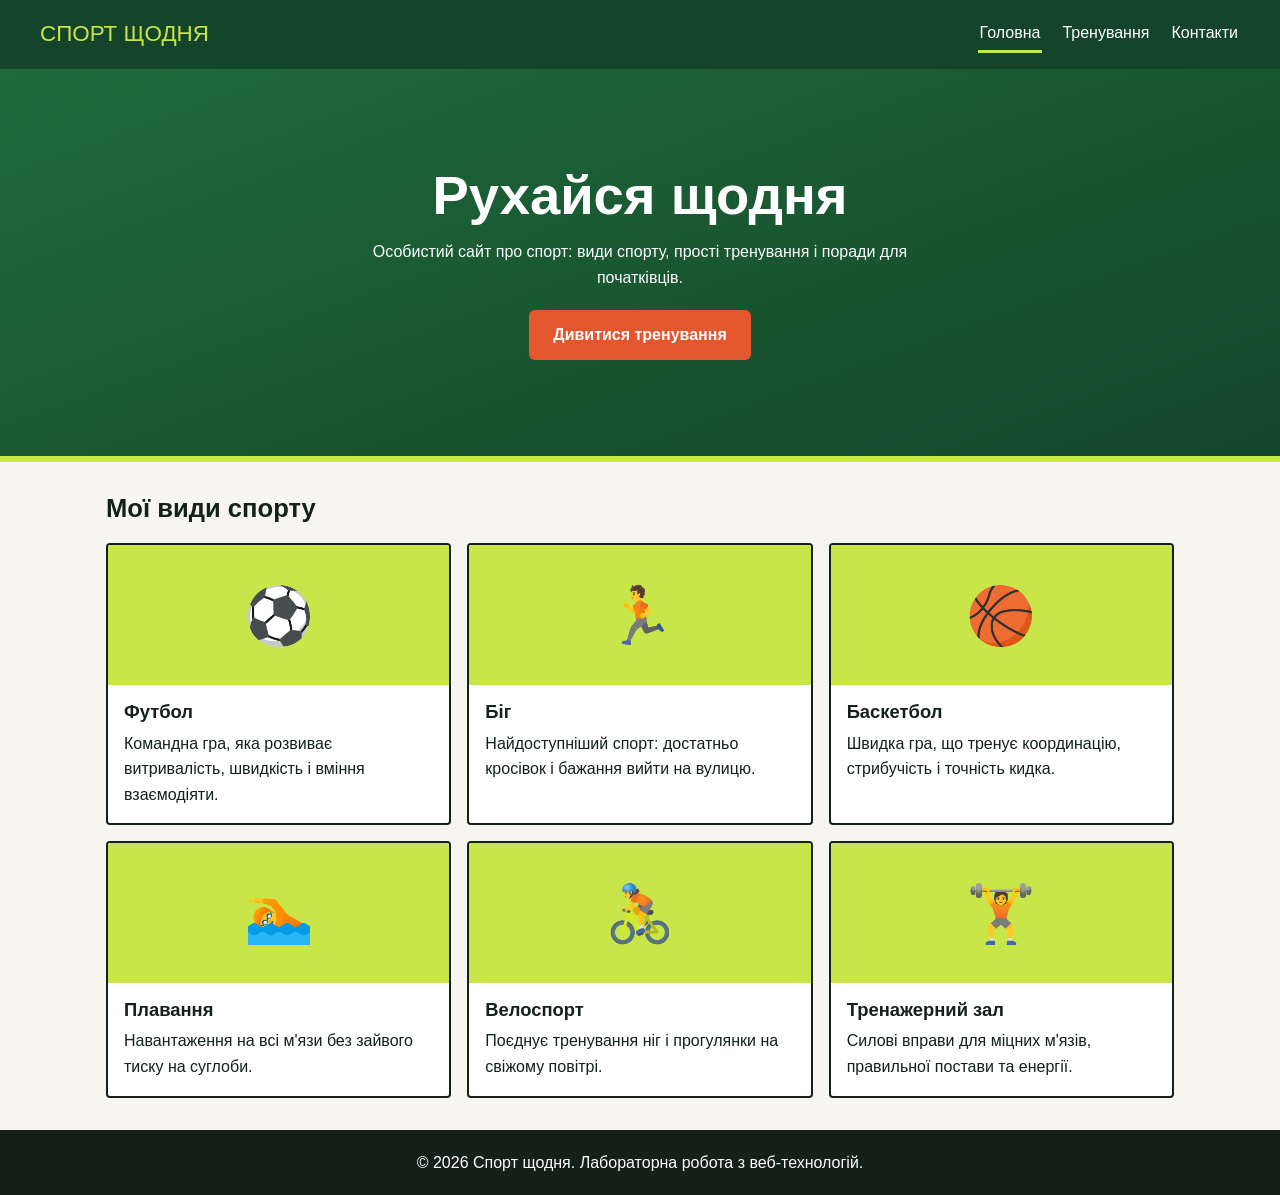
<file: index.html>
<!DOCTYPE html>
<html lang="uk">
<head>
  <meta charset="UTF-8">
  <meta name="viewport" content="width=device-width, initial-scale=1.0">
  <title>Головна | Спорт щодня</title>
  <link rel="stylesheet" href="css/style.css">
</head>
<body>
  <header class="header">
    <a class="logo" href="index.html">СПОРТ ЩОДНЯ</a>
    <nav class="nav">
      <a href="index.html" class="active">Головна</a>
      <a href="training.html">Тренування</a>
      <a href="contacts.html">Контакти</a>
    </nav>
  </header>

  <main>
    <section class="hero">
      <h1>Рухайся щодня</h1>
      <p>Особистий сайт про спорт: види спорту, прості тренування і поради для початківців.</p>
      <a class="btn" href="training.html">Дивитися тренування</a>
    </section>

    <section class="container">
      <h2 class="section-title">Мої види спорту</h2>
      <div class="cards">
        <article class="card">
          <div class="card-pic" aria-hidden="true">⚽</div>
          <div class="card-body">
            <h3>Футбол</h3>
            <p>Командна гра, яка розвиває витривалість, швидкість і вміння взаємодіяти.</p>
          </div>
        </article>
        <article class="card">
          <div class="card-pic" aria-hidden="true">🏃</div>
          <div class="card-body">
            <h3>Біг</h3>
            <p>Найдоступніший спорт: достатньо кросівок і бажання вийти на вулицю.</p>
          </div>
        </article>
        <article class="card">
          <div class="card-pic" aria-hidden="true">🏀</div>
          <div class="card-body">
            <h3>Баскетбол</h3>
            <p>Швидка гра, що тренує координацію, стрибучість і точність кидка.</p>
          </div>
        </article>
        <article class="card">
          <div class="card-pic" aria-hidden="true">🏊</div>
          <div class="card-body">
            <h3>Плавання</h3>
            <p>Навантаження на всі м'язи без зайвого тиску на суглоби.</p>
          </div>
        </article>
        <article class="card">
          <div class="card-pic" aria-hidden="true">🚴</div>
          <div class="card-body">
            <h3>Велоспорт</h3>
            <p>Поєднує тренування ніг і прогулянки на свіжому повітрі.</p>
          </div>
        </article>
        <article class="card">
          <div class="card-pic" aria-hidden="true">🏋️</div>
          <div class="card-body">
            <h3>Тренажерний зал</h3>
            <p>Силові вправи для міцних м'язів, правильної постави та енергії.</p>
          </div>
        </article>
      </div>
    </section>
  </main>

  <footer class="footer">
    <p>&copy; 2026 Спорт щодня. Лабораторна робота з веб-технологій.</p>
  </footer>
</body>
</html>
</file>
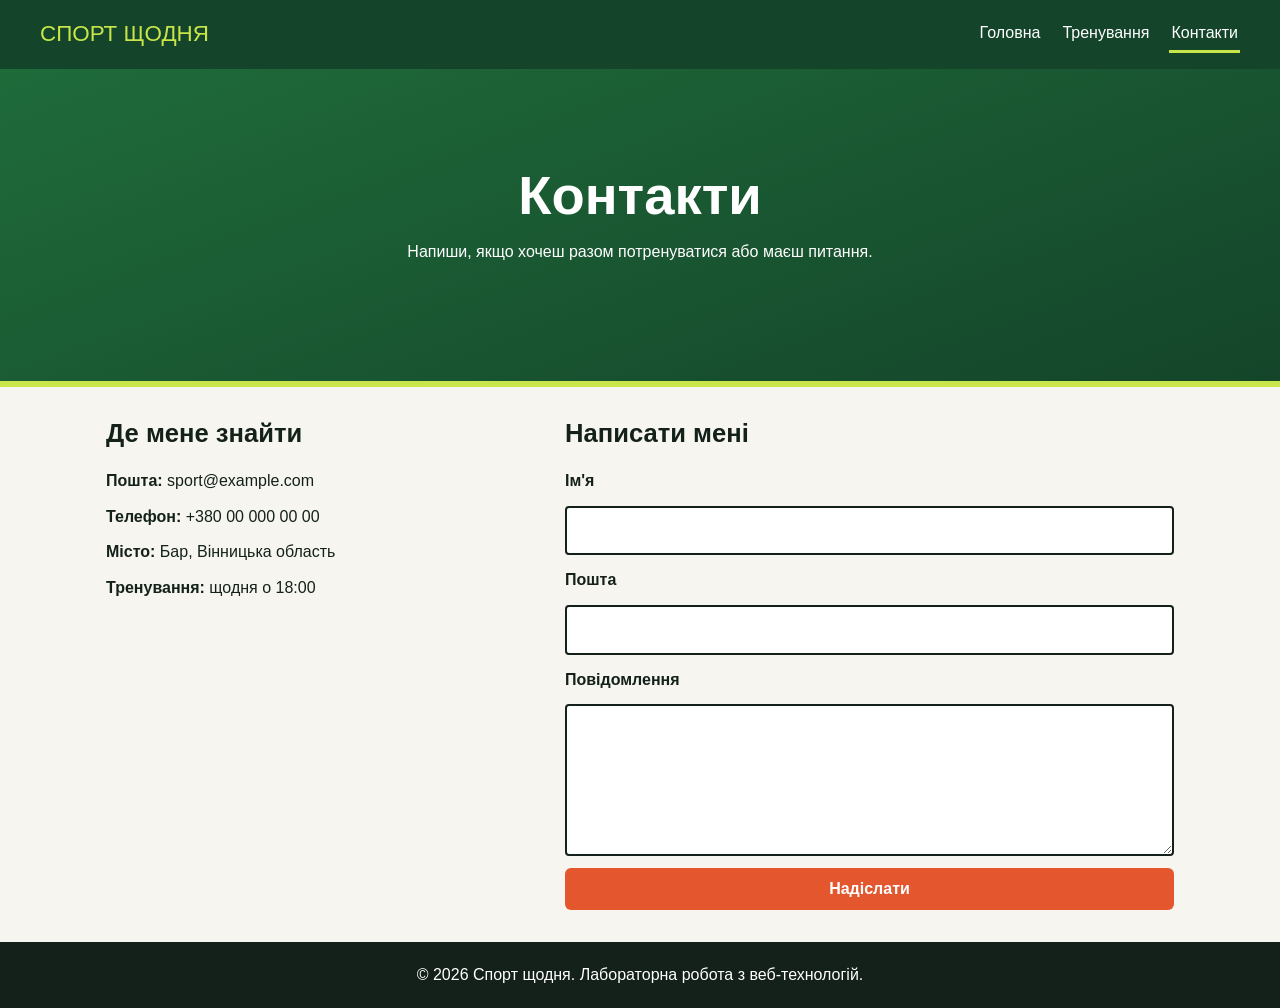
<file: contacts.html>
<!DOCTYPE html>
<html lang="uk">
<head>
  <meta charset="UTF-8">
  <meta name="viewport" content="width=device-width, initial-scale=1.0">
  <title>Контакти | Спорт щодня</title>
  <link rel="stylesheet" href="css/style.css">
</head>
<body>
  <header class="header">
    <a class="logo" href="index.html">СПОРТ ЩОДНЯ</a>
    <nav class="nav">
      <a href="index.html">Головна</a>
      <a href="training.html">Тренування</a>
      <a href="contacts.html" class="active">Контакти</a>
    </nav>
  </header>

  <main>
    <section class="hero">
      <h1>Контакти</h1>
      <p>Напиши, якщо хочеш разом потренуватися або маєш питання.</p>
    </section>

    <section class="container contact-layout">
      <div>
        <h2 class="section-title">Де мене знайти</h2>
        <ul class="info-list">
          <li><strong>Пошта:</strong> sport@example.com</li>
          <li><strong>Телефон:</strong> +380 00 000 00 00</li>
          <li><strong>Місто:</strong> Бар, Вінницька область</li>
          <li><strong>Тренування:</strong> щодня о 18:00</li>
        </ul>
      </div>

      <div>
        <h2 class="section-title">Написати мені</h2>
        <form action="#" method="post">
          <label for="name">Ім'я</label>
          <input type="text" id="name" name="name" required>

          <label for="email">Пошта</label>
          <input type="email" id="email" name="email" required>

          <label for="msg">Повідомлення</label>
          <textarea id="msg" name="msg" rows="5" required></textarea>

          <button class="btn" type="submit">Надіслати</button>
        </form>
      </div>
    </section>
  </main>

  <footer class="footer">
    <p>&copy; 2026 Спорт щодня. Лабораторна робота з веб-технологій.</p>
  </footer>
</body>
</html>
</file>
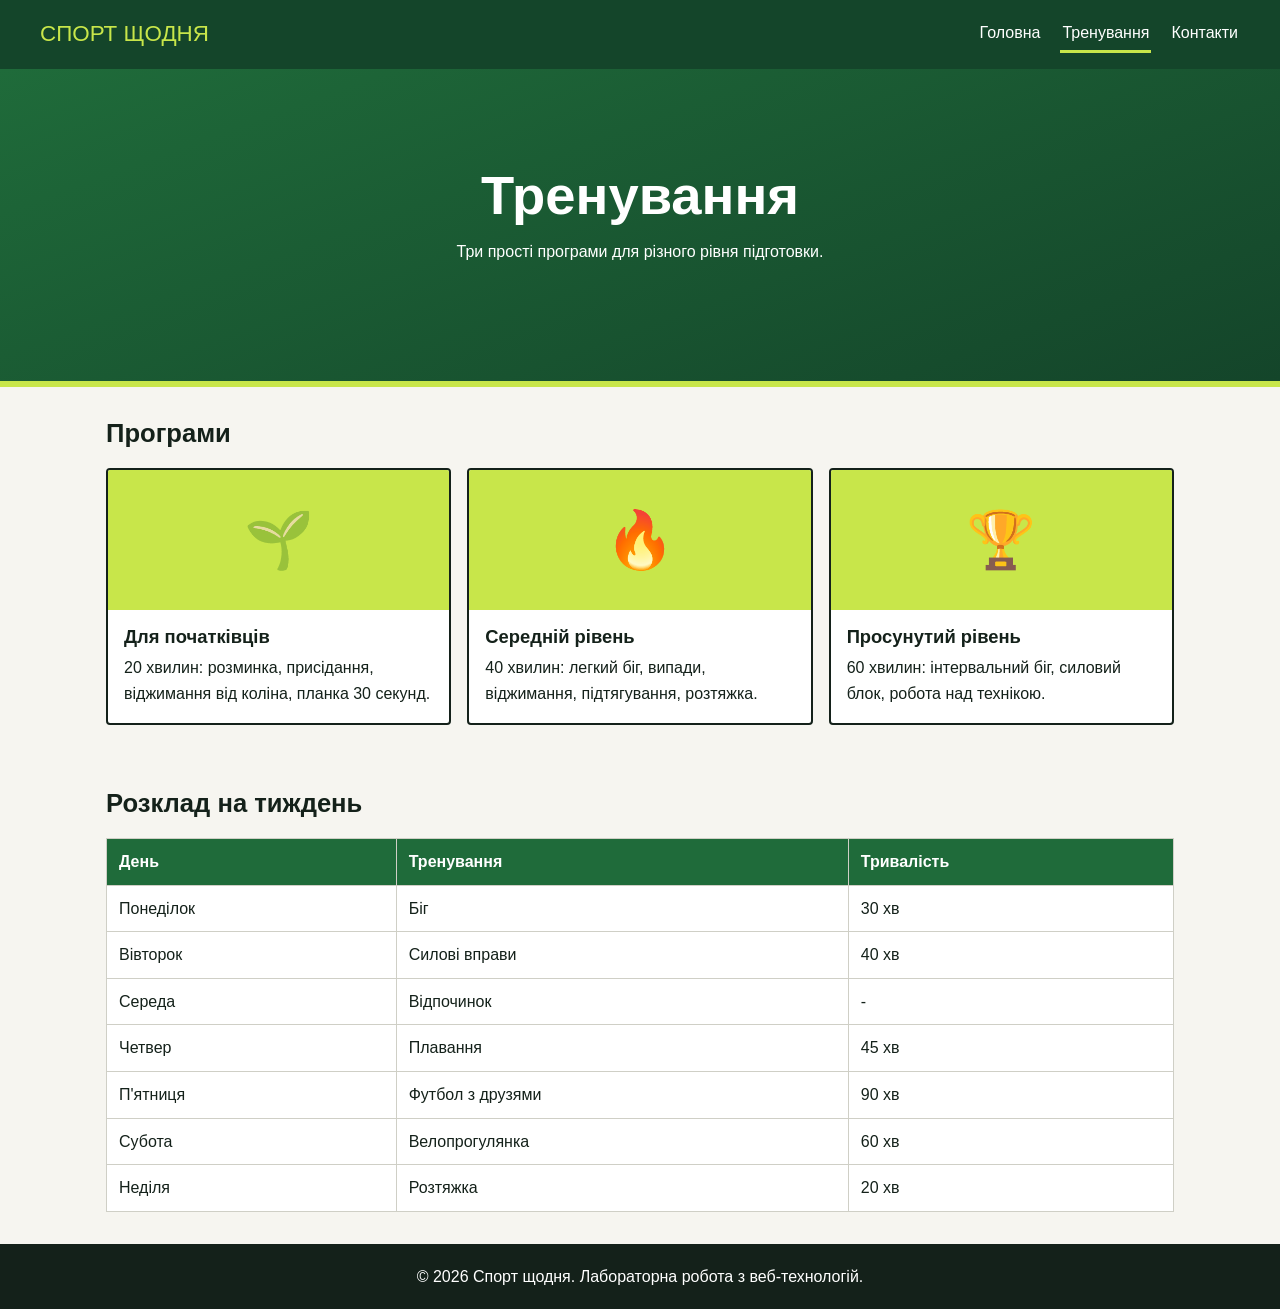
<file: training.html>
<!DOCTYPE html>
<html lang="uk">
<head>
  <meta charset="UTF-8">
  <meta name="viewport" content="width=device-width, initial-scale=1.0">
  <title>Тренування | Спорт щодня</title>
  <link rel="stylesheet" href="css/style.css">
</head>
<body>
  <header class="header">
    <a class="logo" href="index.html">СПОРТ ЩОДНЯ</a>
    <nav class="nav">
      <a href="index.html">Головна</a>
      <a href="training.html" class="active">Тренування</a>
      <a href="contacts.html">Контакти</a>
    </nav>
  </header>

  <main>
    <section class="hero">
      <h1>Тренування</h1>
      <p>Три прості програми для різного рівня підготовки.</p>
    </section>

    <section class="container">
      <h2 class="section-title">Програми</h2>
      <div class="cards">
        <article class="card">
          <div class="card-pic" aria-hidden="true">🌱</div>
          <div class="card-body">
            <h3>Для початківців</h3>
            <p>20 хвилин: розминка, присідання, віджимання від коліна, планка 30 секунд.</p>
          </div>
        </article>
        <article class="card">
          <div class="card-pic" aria-hidden="true">🔥</div>
          <div class="card-body">
            <h3>Середній рівень</h3>
            <p>40 хвилин: легкий біг, випади, віджимання, підтягування, розтяжка.</p>
          </div>
        </article>
        <article class="card">
          <div class="card-pic" aria-hidden="true">🏆</div>
          <div class="card-body">
            <h3>Просунутий рівень</h3>
            <p>60 хвилин: інтервальний біг, силовий блок, робота над технікою.</p>
          </div>
        </article>
      </div>
    </section>

    <section class="container">
      <h2 class="section-title">Розклад на тиждень</h2>
      <div class="table-wrap">
        <table>
          <thead>
            <tr><th>День</th><th>Тренування</th><th>Тривалість</th></tr>
          </thead>
          <tbody>
            <tr><td>Понеділок</td><td>Біг</td><td>30 хв</td></tr>
            <tr><td>Вівторок</td><td>Силові вправи</td><td>40 хв</td></tr>
            <tr><td>Середа</td><td>Відпочинок</td><td>-</td></tr>
            <tr><td>Четвер</td><td>Плавання</td><td>45 хв</td></tr>
            <tr><td>П'ятниця</td><td>Футбол з друзями</td><td>90 хв</td></tr>
            <tr><td>Субота</td><td>Велопрогулянка</td><td>60 хв</td></tr>
            <tr><td>Неділя</td><td>Розтяжка</td><td>20 хв</td></tr>
          </tbody>
        </table>
      </div>
    </section>
  </main>

  <footer class="footer">
    <p>&copy; 2026 Спорт щодня. Лабораторна робота з веб-технологій.</p>
  </footer>
</body>
</html>
</file>
<file: css/style.css>
/* ===== Змінні ===== */
:root {
  --green: #1f6b3a;
  --green-dark: #14452a;
  --orange: #e4572e;
  --lime: #c8e64a;
  --chalk: #f6f5f0;
  --ink: #14211a;
}

* { box-sizing: border-box; margin: 0; padding: 0; }

body {
  font-family: "Trebuchet MS", Arial, sans-serif;
  line-height: 1.6;
  color: var(--ink);
  background: var(--chalk);
}

img { max-width: 100%; display: block; }
a { color: inherit; }
h1, h2, h3 { font-family: "Arial Black", Impact, sans-serif; line-height: 1.15; }

/* ===== Шапка (Flex) ===== */
.header {
  display: flex;
  flex-direction: column;
  align-items: center;
  gap: 8px;
  padding: 14px 16px;
  background: var(--green-dark);
  color: #fff;
}
.logo {
  font-family: "Arial Black", Impact, sans-serif;
  font-size: 1.4rem;
  text-decoration: none;
  color: var(--lime);
}
.nav { display: flex; flex-wrap: wrap; justify-content: center; gap: 6px 18px; }
.nav a { text-decoration: none; padding: 4px 2px; border-bottom: 3px solid transparent; }
.nav a:hover,
.nav a.active { border-bottom-color: var(--lime); }
a:focus-visible, button:focus-visible, input:focus-visible, textarea:focus-visible {
  outline: 3px solid var(--orange);
  outline-offset: 2px;
}

/* ===== Загальні блоки ===== */
.container { max-width: 1100px; margin: 0 auto; padding: 32px 16px; }
.section-title { font-size: 1.6rem; margin-bottom: 20px; }

.hero {
  padding: 56px 16px;
  text-align: center;
  color: #fff;
  background: linear-gradient(160deg, var(--green) 0%, var(--green-dark) 100%);
  border-bottom: 6px solid var(--lime);
}
.hero h1 { font-size: 2rem; margin-bottom: 12px; }
.hero p { max-width: 560px; margin: 0 auto 20px; }

.btn {
  display: inline-block;
  padding: 12px 24px;
  background: var(--orange);
  color: #fff;
  text-decoration: none;
  font-weight: bold;
  border: 0;
  border-radius: 6px;
  cursor: pointer;
  font-size: 1rem;
}
.btn:hover { background: #c8431d; }

/* ===== Сітка карток (Grid) ===== */
.cards {
  display: grid;
  grid-template-columns: 1fr;   /* телефон: 1 колонка */
  gap: 16px;
}
.card {
  background: #fff;
  border: 2px solid var(--ink);
  border-radius: 4px;
  overflow: hidden;
}
.card-pic {
  display: grid;
  place-items: center;
  height: 140px;
  font-size: 3.5rem;
  background: var(--lime);
}
.card-body { padding: 16px; }
.card-body h3 { margin-bottom: 8px; font-size: 1.15rem; }

/* ===== Сторінка тренувань: таблиця ===== */
.table-wrap { overflow-x: auto; }
table { width: 100%; border-collapse: collapse; background: #fff; min-width: 480px; }
th, td { padding: 10px 12px; border: 1px solid #cfcfc6; text-align: left; }
th { background: var(--green); color: #fff; }

/* ===== Контакти ===== */
.contact-layout { display: grid; grid-template-columns: 1fr; gap: 24px; }
.info-list { list-style: none; display: flex; flex-direction: column; gap: 10px; }
form { display: flex; flex-direction: column; gap: 12px; }
label { font-weight: bold; }
input, textarea {
  width: 100%;
  padding: 10px;
  font: inherit;
  border: 2px solid var(--ink);
  border-radius: 4px;
  background: #fff;
}

/* ===== Підвал ===== */
.footer { padding: 20px 16px; text-align: center; background: var(--ink); color: #fff; }

/* ===== Медіазапити ===== */
/* Планшет */
@media (min-width: 600px) {
  .hero h1 { font-size: 2.6rem; }
  .cards { grid-template-columns: repeat(2, 1fr); }
}

/* Десктоп */
@media (min-width: 992px) {
  .header { flex-direction: row; justify-content: space-between; padding: 16px 40px; }
  .hero { padding: 96px 40px; }
  .hero h1 { font-size: 3.4rem; }
  .cards { grid-template-columns: repeat(3, 1fr); }
  .contact-layout { grid-template-columns: 1fr 1.4fr; }
}
</file>
